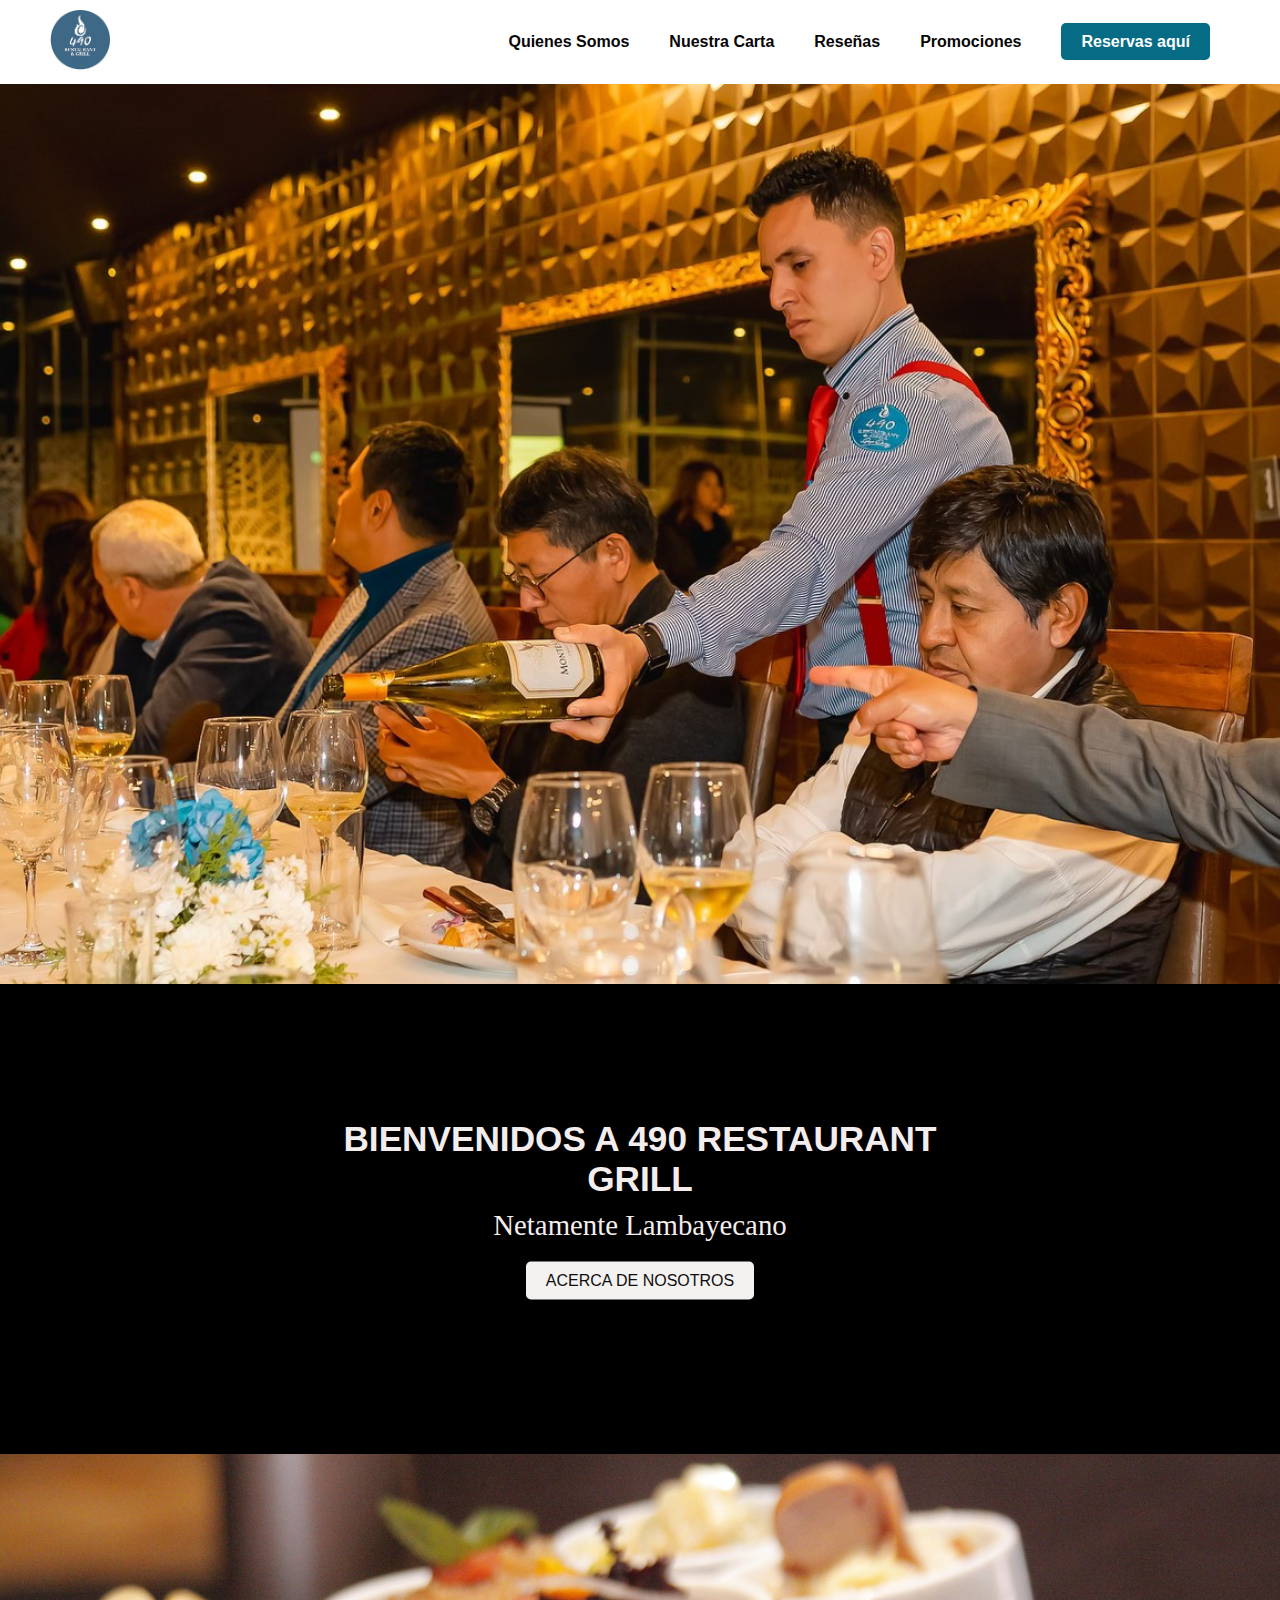
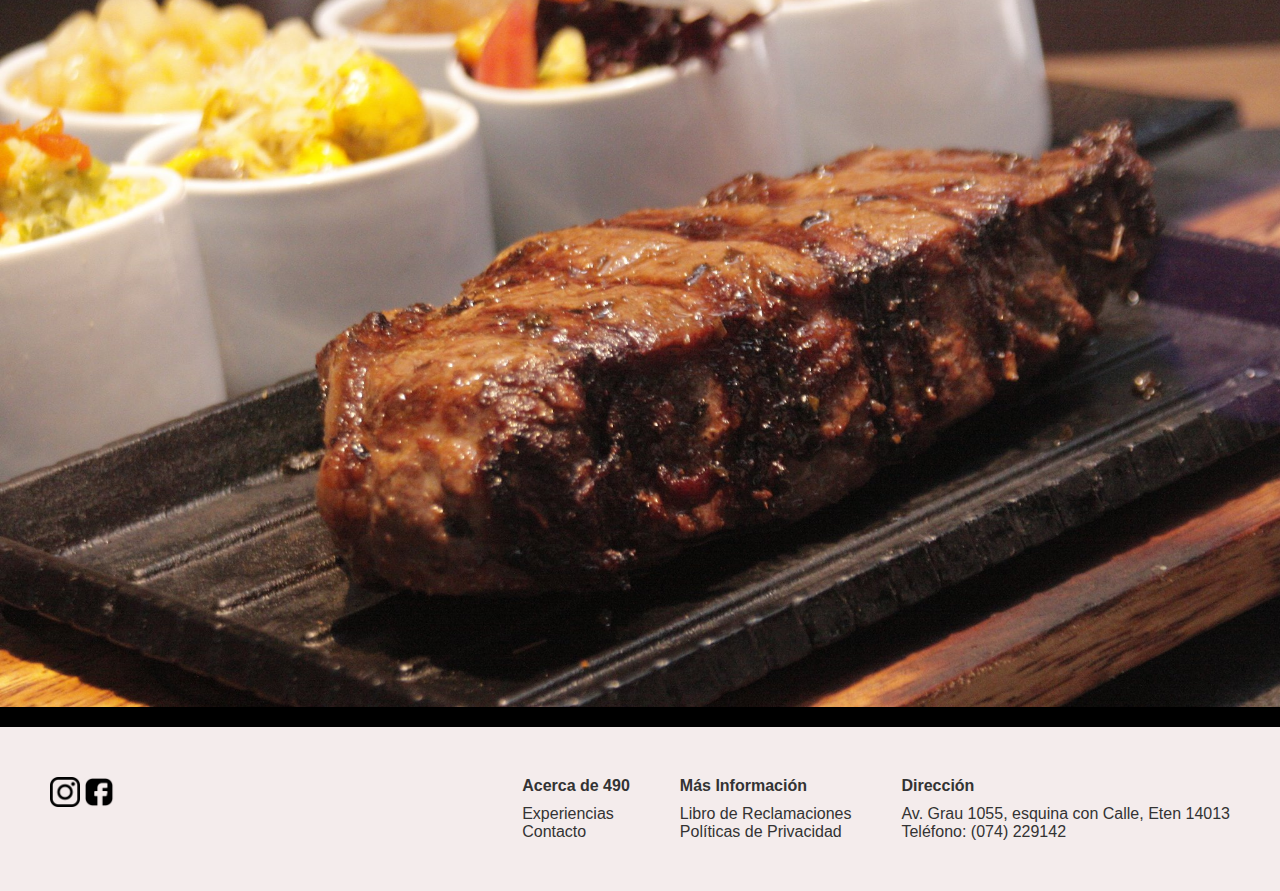
<file: index.html>
<!DOCTYPE html>
<html lang="en">
<head>
    <meta charset="UTF-8">
    <meta name="viewport" content="width=device-width, initial-scale=1.0">
    <title>490 Restaurant & Grill</title>
    <link rel="stylesheet" href="https://cdn.jsdelivr.net/npm/swiper/swiper-bundle.min.css" />
    <link rel="stylesheet" href="Style.css">

</head>
<body>
       <!-- Header con menú -->
       <header>
        <div class="logo">
            <img src="recursos 490/logo sin fondo.png" alt="490 Restaurant Grill Logo">
        </div>
        <nav>
            <ul>
                <li><a href="index2.html">Quienes Somos</a></li>
                <li><a href="#carta">Nuestra Carta</a></li>
                <li><a href="#resenas">Reseñas</a></li>
                <li><a href="#promociones">Promociones</a></li>
                <li><a href="#reservas" class="reservas-button">Reservas aquí</a></li>
            </ul>
        </nav>
    </header>

    <!-- Sección principal -->
    <section class="main-section">
        <div class="main-image" style="background-image: url('recursos\ 490/servicio de vino.jpg.jpg');"></div>
       
    </section>

    <!-- Sección de bienvenida -->
    <section class="secundary-section">
        <div class="fondo-oscuro" style="background-color: rgb(0, 0, 0);"></div>
        <div class="welcome-text">
            <h1>BIENVENIDOS A 490 RESTAURANT GRILL</h1>
            <p>Netamente Lambayecano</p>
            <button onclick="scrollToAbout()">ACERCA DE NOSOTROS</button>
        </div>
    </section>

    <!-- Sección de plato destacado -->
    <section class="plato-destacado">
        <img src="recursos 490/plato-destacado.jpg" alt="Plato destacado">
    </section>

 <!-- Footer -->
<footer>
    <div class="redes-sociales">
        <a href="https://www.instagram.com/490_restaurant_grill?igsh=MWNyaGg0bmJuazd2ZQ==">
            <img src="recursos 490/logo instagram sin fondo.png" alt="Instagram">
        </a>
        <a href="https://www.facebook.com/490parrillaspremium">
            <img src="recursos 490/logo facebook sin fondo.png" alt="Facebook">
        </a>
    </div>
    <div class="footer-links">
        <div>
            <h4>Acerca de 490</h4>
            <p><a href="#">Experiencias</a></p>
            <p><a href="#">Contacto</a></p>
        </div>
        <div>
            <h4>Más Información</h4>
            <p><a href="#">Libro de Reclamaciones</a></p>
            <p><a href="#">Políticas de Privacidad</a></p>
        </div>
        <div>
            <h4>Dirección</h4>
            <p>Av. Grau 1055, esquina con Calle, Eten 14013</p>
            <p>Teléfono: (074) 229142</p>
        </div>
    </div>
</footer>



    <script src = "https://cdn.jsdelivr.net/npm/swiper/swiper-bundle.min.js" ></script>
    
</body>
</html>
</file>
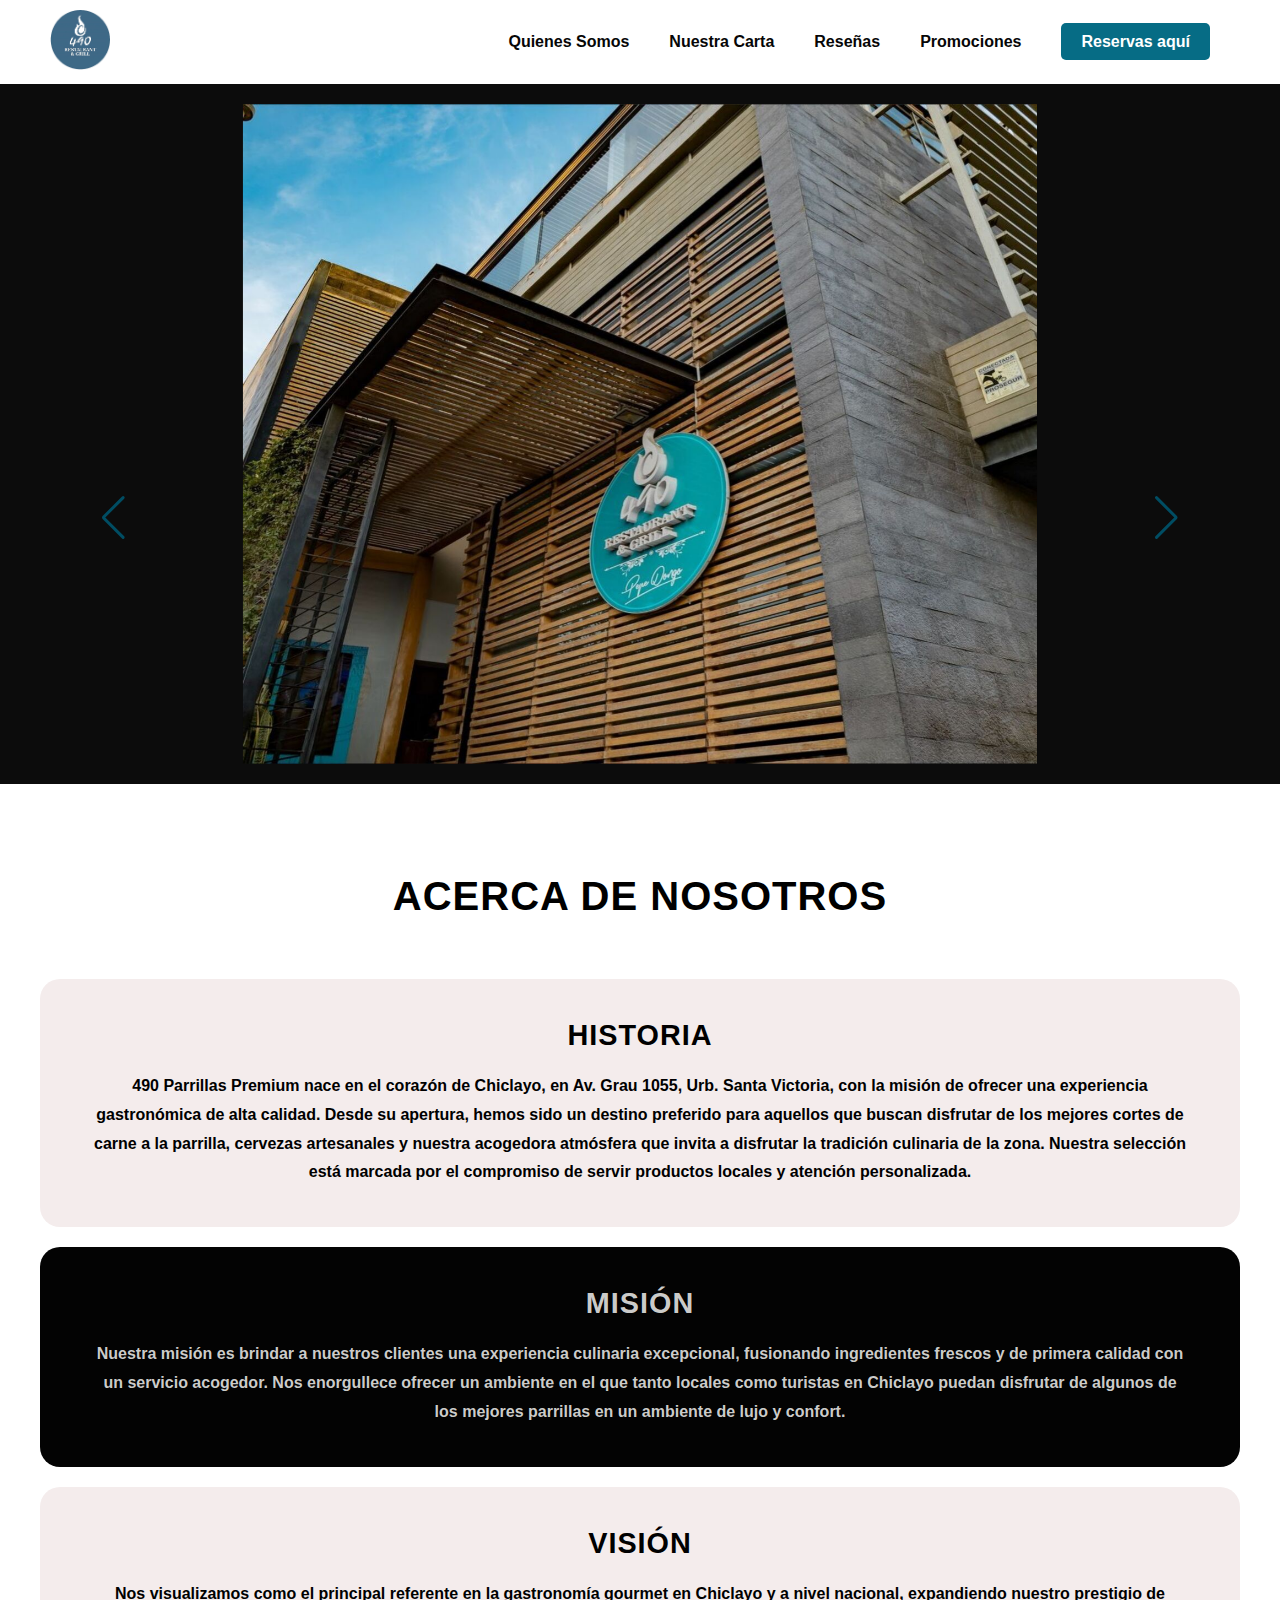
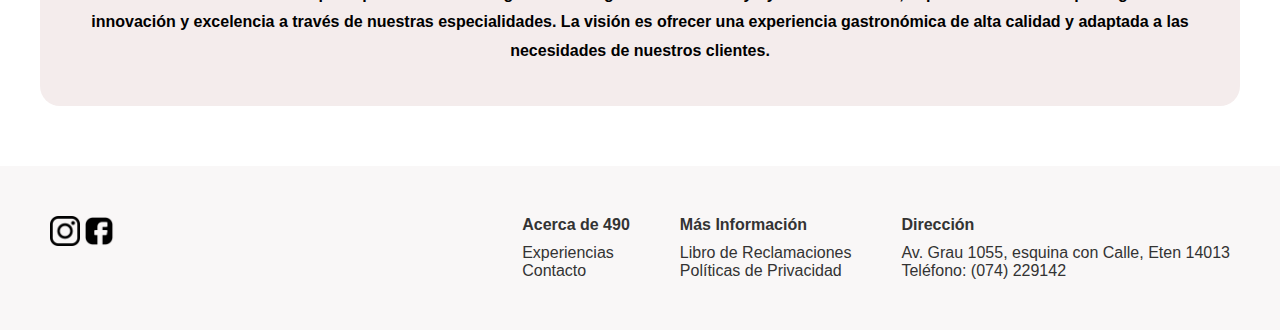
<file: about.html>
<!DOCTYPE html>
<html lang="es">
<head>
    <meta charset="UTF-8">
    <meta name="viewport" content="width=device-width, initial-scale=1.0">
    <title>490 Restaurant & Grill</title>
    <link rel="icon" type="jpg" href="recursos 490/logo con fondo.png">   <!-- muestra icono en la pestaña -->
    <link rel="stylesheet" href="https://cdn.jsdelivr.net/npm/swiper/swiper-bundle.min.css" />
    <link rel="stylesheet" href="style2.css" >
</head>
<body>

    <!-- Header con menú -->
    <header>
        <div class="logo">
            <a href="index.html"><img src="recursos 490/logo sin fondo.png" alt="490 Restaurant Grill Logo"></a>
        </div>

        <nav>
            <ul>
                <li><a href="about.html">Quienes Somos</a></li>
                <li><a href="menu.html">Nuestra Carta</a></li>
                <li><a href="reseñas.html">Reseñas</a></li>
                <li><a href="promociones.html">Promociones</a></li>
                <li><a href="https://bit.ly/3jVv9mU" target="_blank" class="reservas-button">Reservas aquí</a></li>
            </ul>
        </nav>
    </header>
    <section class="container-g">
        <div class="swiper-container">
            <div class="swiper-wrapper">
                <div class="swiper-slide"><img src="recursos 490/arquitectura.jpg" alt="arquitectura 490 "></div>
                <div class="swiper-slide"><img src="recursos 490/chefPerfil.jpg" alt="Chef 490"></div>
                <div class="swiper-slide"><img src="recursos 490/462106589_849515647170017_1704814601304744505_n.jpg" alt="Noticia Chef 490"></div>
            
                <!-- Agrega más imágenes como sea necesario -->
            </div>
            
            <!-- Botones de navegación -->
            <div class="swiper-button-next"></div>
            <div class="swiper-button-prev"></div>
            
        
        </div>
    
    <section class="about">
        <h2>ACERCA DE NOSOTROS</h2>
        <div class="content">
            <div class="section history">
                <h3>HISTORIA</h3>
                <p><strong>490 Parrillas Premium nace en el corazón de Chiclayo, en Av. Grau 1055, Urb. Santa Victoria, 
                    con la misión de ofrecer una experiencia gastronómica de alta calidad. Desde su apertura, 
                    hemos sido un destino preferido para aquellos que buscan disfrutar de los mejores cortes de carne 
                    a la parrilla, cervezas artesanales y nuestra acogedora atmósfera que invita a disfrutar la tradición 
                    culinaria de la zona. Nuestra selección está marcada por el compromiso de servir productos locales y 
                    atención personalizada.</strong></p>
            </div>

            <div class="section mission">
                <h3>MISIÓN</h3>
                <p><strong>Nuestra misión es brindar a nuestros clientes una experiencia culinaria excepcional, 
                    fusionando ingredientes frescos y de primera calidad con un servicio acogedor. 
                    Nos enorgullece ofrecer un ambiente en el que tanto locales como turistas en Chiclayo 
                    puedan disfrutar de algunos de los mejores parrillas en un ambiente de lujo y confort.</strong></p>
            </div>

            <div class="section vision">
                <h3>VISIÓN</h3>
                <p><strong>Nos visualizamos como el principal referente en la gastronomía gourmet en Chiclayo y a nivel nacional, 
                    expandiendo nuestro prestigio de innovación y excelencia a través de nuestras especialidades. La visión 
                    es ofrecer una experiencia gastronómica de alta calidad y adaptada a las necesidades de nuestros clientes.</strong></p>
            </div>
            
        </div>
    </section>

   
        <!-- Footer -->
        <footer>
            <div class="redes-sociales">
                <a href="https://www.instagram.com/490_restaurant_grill?igsh=MWNyaGg0bmJuazd2ZQ==" target="_blank">
                    <img src="recursos 490/logo instagram sin fondo.png" alt="Instagram">
                </a>
                <a href="https://www.facebook.com/490parrillaspremium" target="_blank">
                    <img src="recursos 490/logo facebook sin fondo.png" alt="Facebook">
                </a>
            </div>
            <div class="footer-links">
                <div>
                    <h4>Acerca de 490</h4>
                    <p><a href="reseñas.html">Experiencias</a></p>
                    <p><a href="https://bit.ly/3jVv9mU">Contacto</a></p>
                </div>
                <div>
                    <h4>Más Información</h4>
                    <p><a href="#">Libro de Reclamaciones</a></p>
                    <p><a href="#">Políticas de Privacidad</a></p>
                </div>
                <div>
                    <h4>Dirección</h4>
                    <p>Av. Grau 1055, esquina con Calle, Eten 14013</p>
                    <p>Teléfono: (074) 229142</p>
                </div>
            </div>
        </footer>

        
        <!-- Biblioteca Swiper -->
        <script src="https://cdn.jsdelivr.net/npm/swiper/swiper-bundle.min.js"></script>
        <!-- Archivo JavaScript externo para el carrusel -->
        <script src="scrip2.js"></script>
</body>
</html>
</file>
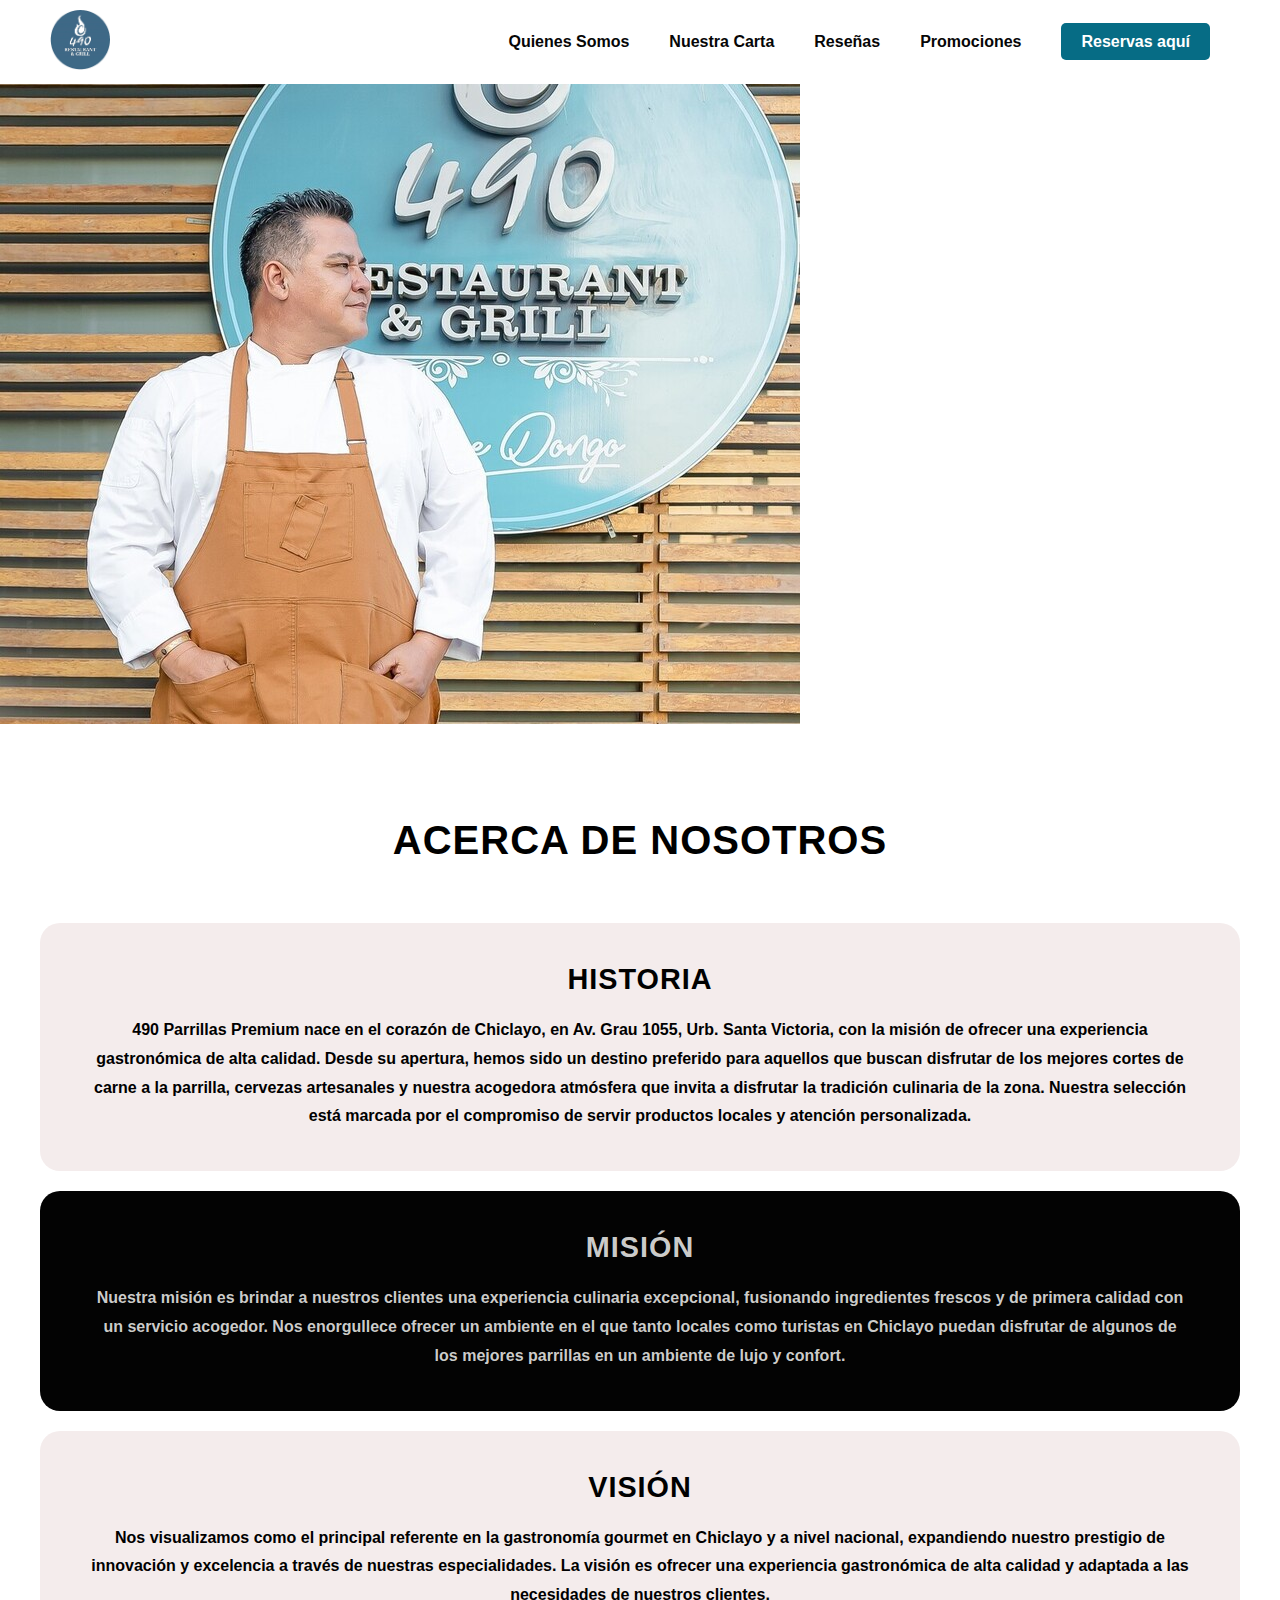
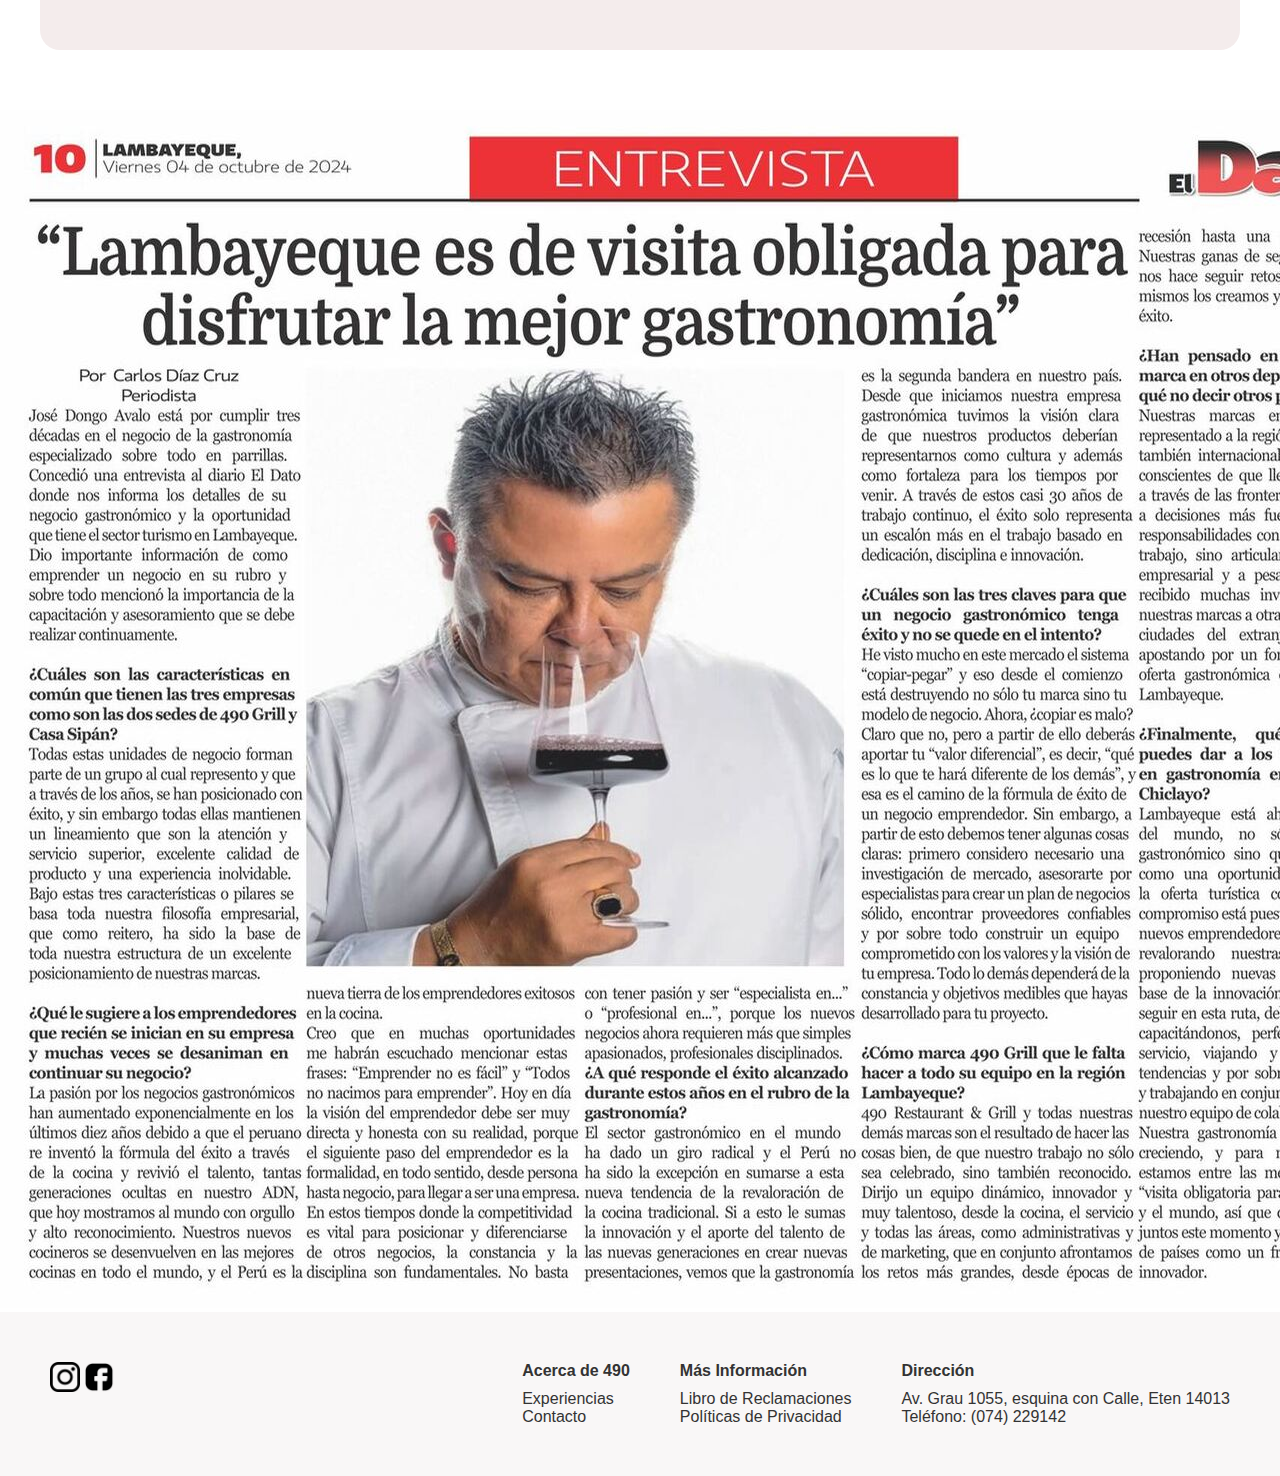
<file: index2.html>
<!DOCTYPE html>
<html lang="es">
<head>
    <meta charset="UTF-8">
    <meta name="viewport" content="width=device-width, initial-scale=1.0">
    <title>490 Restaurant & Grill</title>
    <link rel="stylesheet" href="https://cdn.jsdelivr.net/npm/swiper/swiper-bundle.min.css" />
    <link rel="stylesheet" href="style2.css">
</head>
<body>

    <!-- Header con menú -->
    <header>
        <div class="logo">
            <img src="recursos 490/logo sin fondo.png" alt="490 Restaurant Grill Logo">
        </div>
        <nav>
            <ul>
                <li><a href="#quienes-somos">Quienes Somos</a></li>
                <li><a href="#carta">Nuestra Carta</a></li>
                <li><a href="#resenas">Reseñas</a></li>
                <li><a href="#promociones">Promociones</a></li>
                <li><a href="#reservas" class="reservas-button">Reservas aquí</a></li>
            </ul>
        </nav>
    </header>
    <section class="imgChef">
        <img src="recursos 490/chefPerfil.jpg" alt="Chef 490 ">
    </section>
    <section class="about">
        <h2>ACERCA DE NOSOTROS</h2>
        <div class="content">
            <div class="section history">
                <h3>HISTORIA</h3>
                <p><strong>490 Parrillas Premium nace en el corazón de Chiclayo, en Av. Grau 1055, Urb. Santa Victoria, 
                    con la misión de ofrecer una experiencia gastronómica de alta calidad. Desde su apertura, 
                    hemos sido un destino preferido para aquellos que buscan disfrutar de los mejores cortes de carne 
                    a la parrilla, cervezas artesanales y nuestra acogedora atmósfera que invita a disfrutar la tradición 
                    culinaria de la zona. Nuestra selección está marcada por el compromiso de servir productos locales y 
                    atención personalizada.</strong></p>
            </div>

            <div class="section mission">
                <h3>MISIÓN</h3>
                <p><strong>Nuestra misión es brindar a nuestros clientes una experiencia culinaria excepcional, 
                    fusionando ingredientes frescos y de primera calidad con un servicio acogedor. 
                    Nos enorgullece ofrecer un ambiente en el que tanto locales como turistas en Chiclayo 
                    puedan disfrutar de algunos de los mejores parrillas en un ambiente de lujo y confort.</strong></p>
            </div>

            <div class="section vision">
                <h3>VISIÓN</h3>
                <p><strong>Nos visualizamos como el principal referente en la gastronomía gourmet en Chiclayo y a nivel nacional, 
                    expandiendo nuestro prestigio de innovación y excelencia a través de nuestras especialidades. La visión 
                    es ofrecer una experiencia gastronómica de alta calidad y adaptada a las necesidades de nuestros clientes.</strong></p>
            </div>
            
        </div>
    </section>
    <section class="imgNoticia"> 
        <img src="recursos 490/462106589_849515647170017_1704814601304744505_n.jpg" alt="Noticia Chef 490">
    </section>
   
        <!-- Footer -->
        <footer>
            <div class="redes-sociales">
                <a href="https://www.instagram.com/490_restaurant_grill?igsh=MWNyaGg0bmJuazd2ZQ==">
                    <img src="recursos 490/logo instagram sin fondo.png" alt="Instagram">
                </a>
                <a href="https://www.facebook.com/490parrillaspremium">
                    <img src="recursos 490/logo facebook sin fondo.png" alt="Facebook">
                </a>
            </div>
            <div class="footer-links">
                <div>
                    <h4>Acerca de 490</h4>
                    <p><a href="#">Experiencias</a></p>
                    <p><a href="#">Contacto</a></p>
                </div>
                <div>
                    <h4>Más Información</h4>
                    <p><a href="#">Libro de Reclamaciones</a></p>
                    <p><a href="#">Políticas de Privacidad</a></p>
                </div>
                <div>
                    <h4>Dirección</h4>
                    <p>Av. Grau 1055, esquina con Calle, Eten 14013</p>
                    <p>Teléfono: (074) 229142</p>
                </div>
            </div>
        </footer>
</body>
</html>
</file>
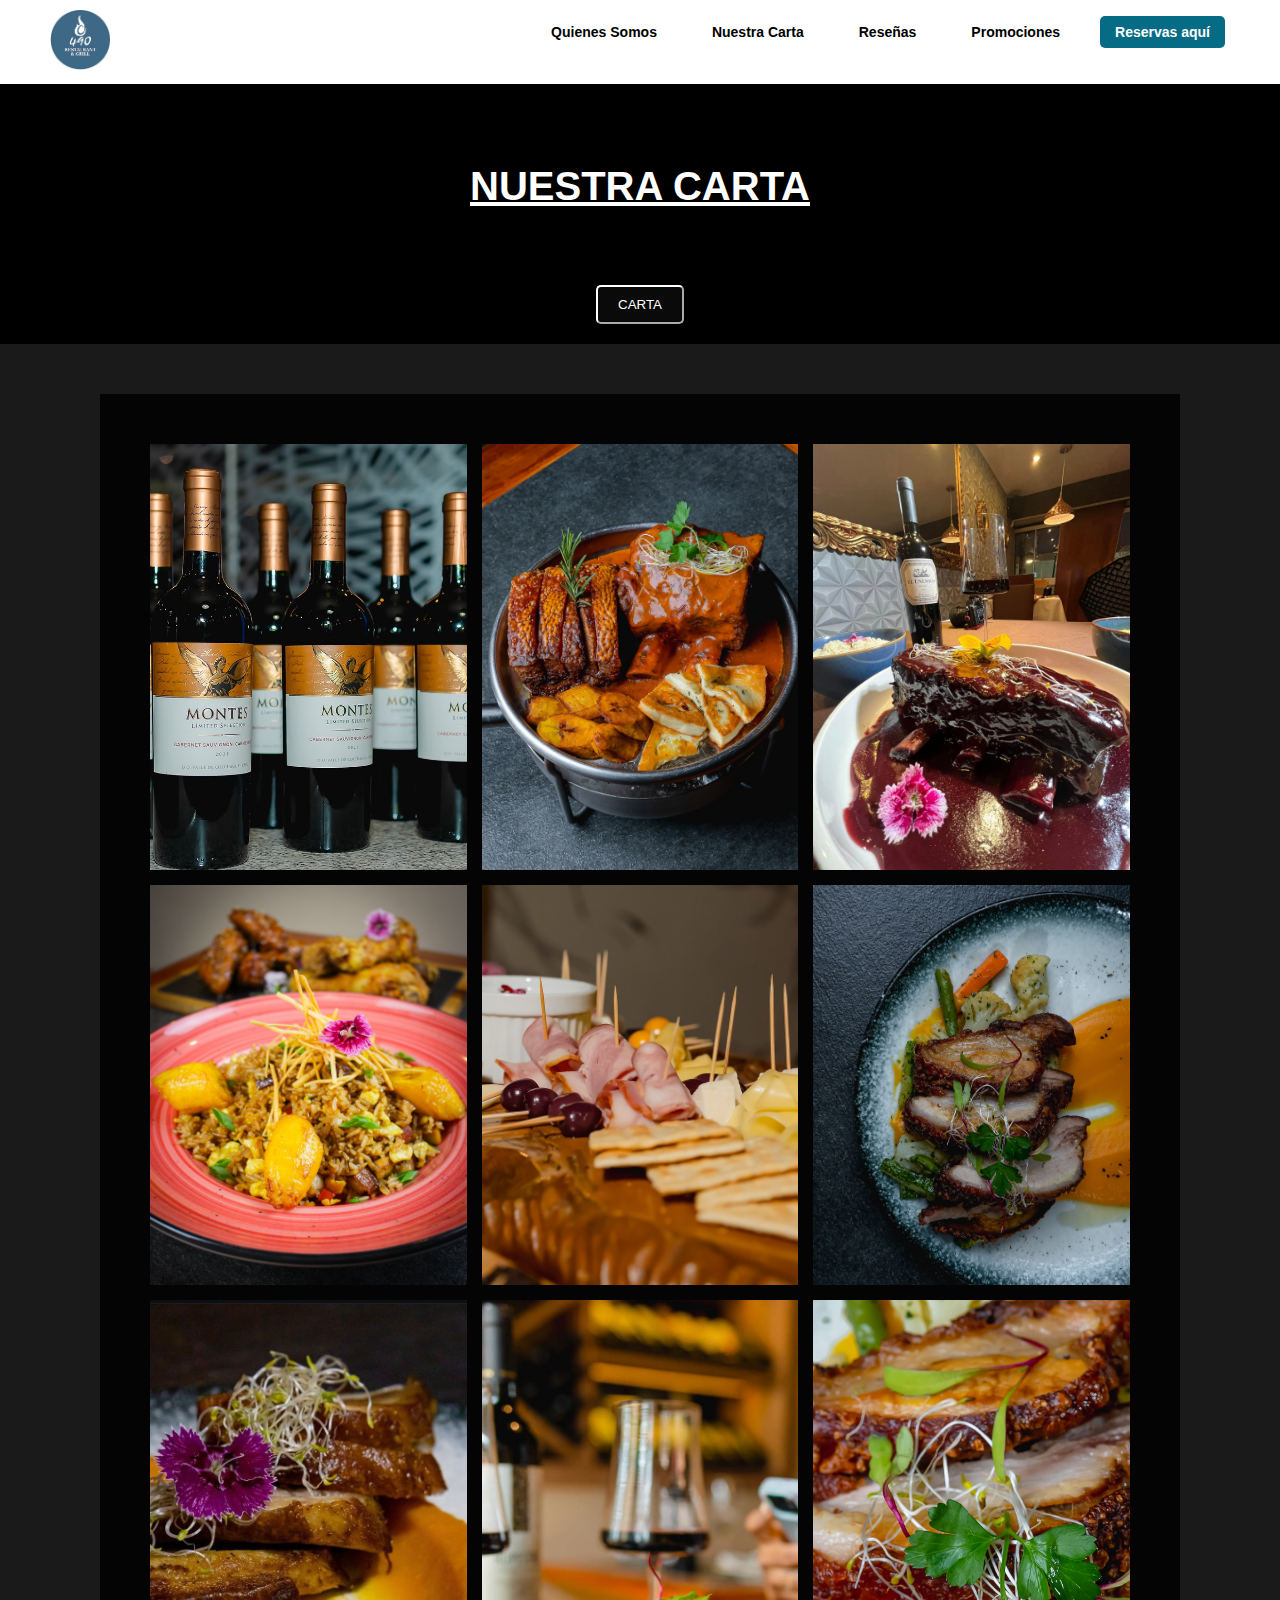
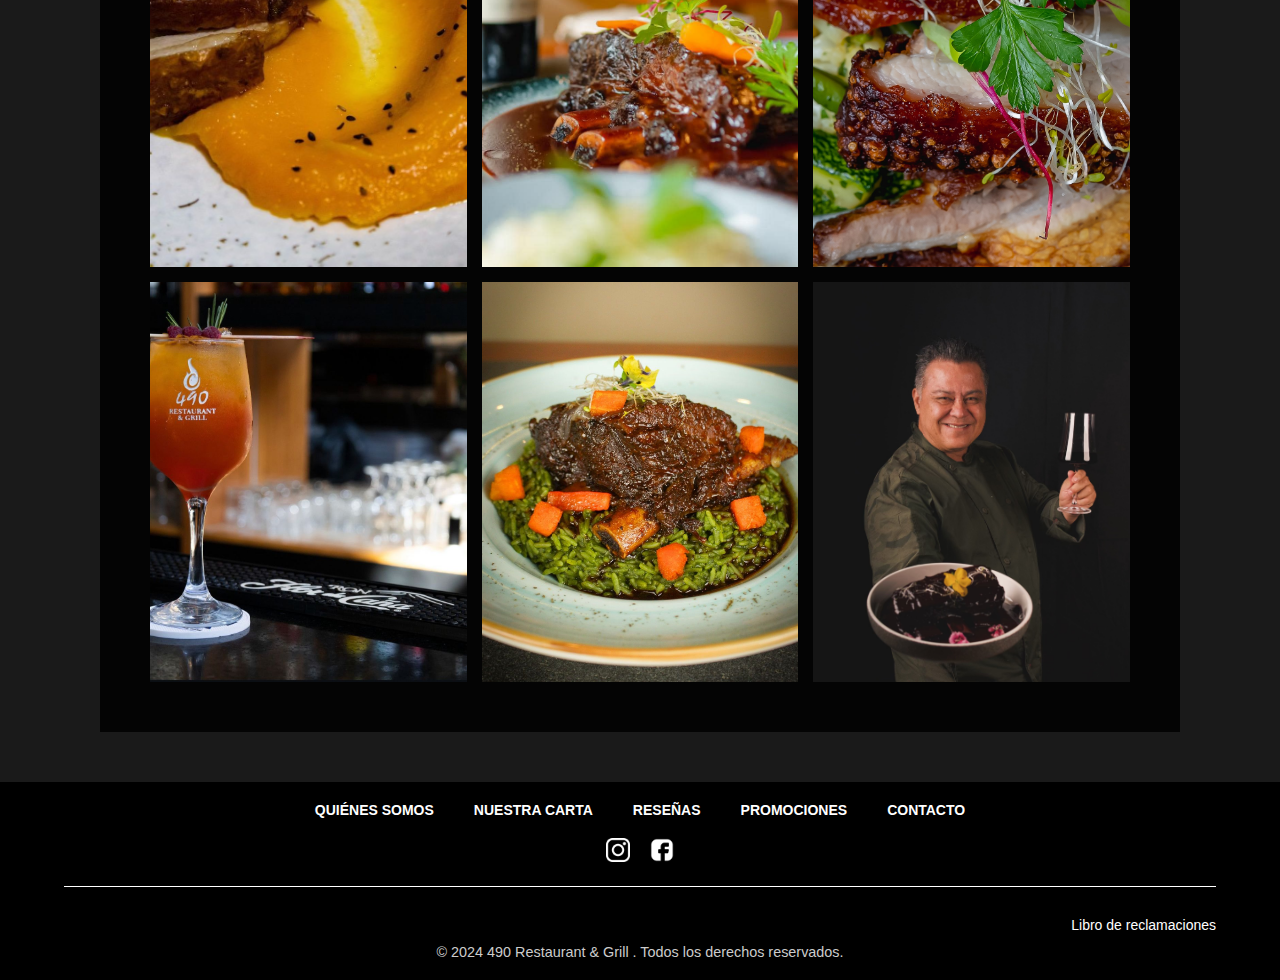
<file: menu.html>
<!DOCTYPE html>
<html lang="es">
<head>
    <meta charset="UTF-8">
    <meta name="viewport" content="width=device-width, initial-scale=1.0">
    <title>490 Restaurant & Grill</title>
    <link rel="icon" type="jpg" href="recursos 490/logo con fondo.png">   <!-- muestra icono en la pestaña -->
    <link rel="stylesheet" href="https://cdn.jsdelivr.net/npm/swiper/swiper-bundle.min.css" />
    <link rel="stylesheet" href="style3.css">
</head>
    <body>

    <!-- Header con menú -->
    <header>
        <div class="logo">
            <a href="index.html"><img src="recursos 490/logo sin fondo.png" alt="490 Restaurant Grill Logo"></a>
        </div>
        <nav>
            <ul>
                <li><a href="about.html">Quienes Somos</a></li>
                <li><a href="menu.html">Nuestra Carta</a></li>
                <li><a href="reseñas.html">Reseñas</a></li>
                <li><a href="promociones.html">Promociones</a></li>
                <li><a href="https://bit.ly/3jVv9mU" class="reservas-button">Reservas aquí</a></li>
            </ul>
        </nav>
    </header>

    <section class="header-section">
        <h1>NUESTRA CARTA</h1>
        <button class="menu-button">CARTA</button>
    </section>
    <section class="gallery">
        <div class="gallery-item"><img src="recursos 490/vino.jpg" alt="Botellas de vino"></div>
        <div class="gallery-item"><img src="recursos 490/plato1.jpg" alt="Plato de comida con carne"></div>
        <div class="gallery-item"><img src="recursos 490/plato2.jpg" alt="Postre con salsa y decoración"></div>
        <div class="gallery-item"><img src="recursos 490/plato8.jpg" alt="Arroz Chaufa"></div>
        <div class="gallery-item"><img src="recursos 490/entrada.jpg" alt="Tabla de quesos y embutidos"></div>
        <div class="gallery-item"><img src="recursos 490/plato3.jpg" alt="Plato de carne con vegetales"></div>
        <div class="gallery-item"><img src="recursos 490/plato4.jpg" alt="Plato de carne en salsa"></div>
        <div class="gallery-item"><img src="recursos 490/plato7.jpg" alt="Plato de carne con vegetales"></div>
        <div class="gallery-item"><img src="recursos 490/plato5.jpg" alt="Plato de carne con vegetales"></div>
        <div class="gallery-item"><img src="recursos 490/6.jpg" alt="Plato de carne con vegetales"></div>
        <div class="gallery-item"><img src="recursos 490/plato6.jpg" alt="Plato de carne con vegetales"></div>
        <div class="gallery-item"><img src="recursos 490/imagen3.jpg" alt="Plato de carne con vegetales"></div>
        
    </section>

    <!-- Footer -->
    <footer>
        <nav>
            <a href="about.html">QUIÉNES SOMOS</a>
            <a href="menu.html">NUESTRA CARTA</a>
            <a href="reseñas.html">RESEÑAS</a>
            <a href="promociones.html">PROMOCIONES</a>
            <a href="https://bit.ly/3jVv9mU">CONTACTO</a>
        </nav>
        <div class="redes-sociales">
            <a href="https://www.instagram.com/490_restaurant_grill?igsh=MWNyaGg0bmJuazd2ZQ==" target="_blank" rel="noopener noreferrer">
                <img src="recursos 490/logo instagram sin fondo.png" alt="Instagram">
            </a>
            <a href="https://www.facebook.com/490parrillaspremium" target="_blank" rel="noopener noreferrer">
                <img src="recursos 490/logo facebook sin fondo.png" alt="Facebook">
            </a>
        </div>
        <hr>
        <div class="footer-right">
            <a href="#libro-de-reclamaciones" class="reclamaciones">Libro de reclamaciones</a>
        </div>
        <p>&copy; 2024 490 Restaurant & Grill . Todos los derechos reservados.</p>
    </footer>

    </body>
</html>
</file>
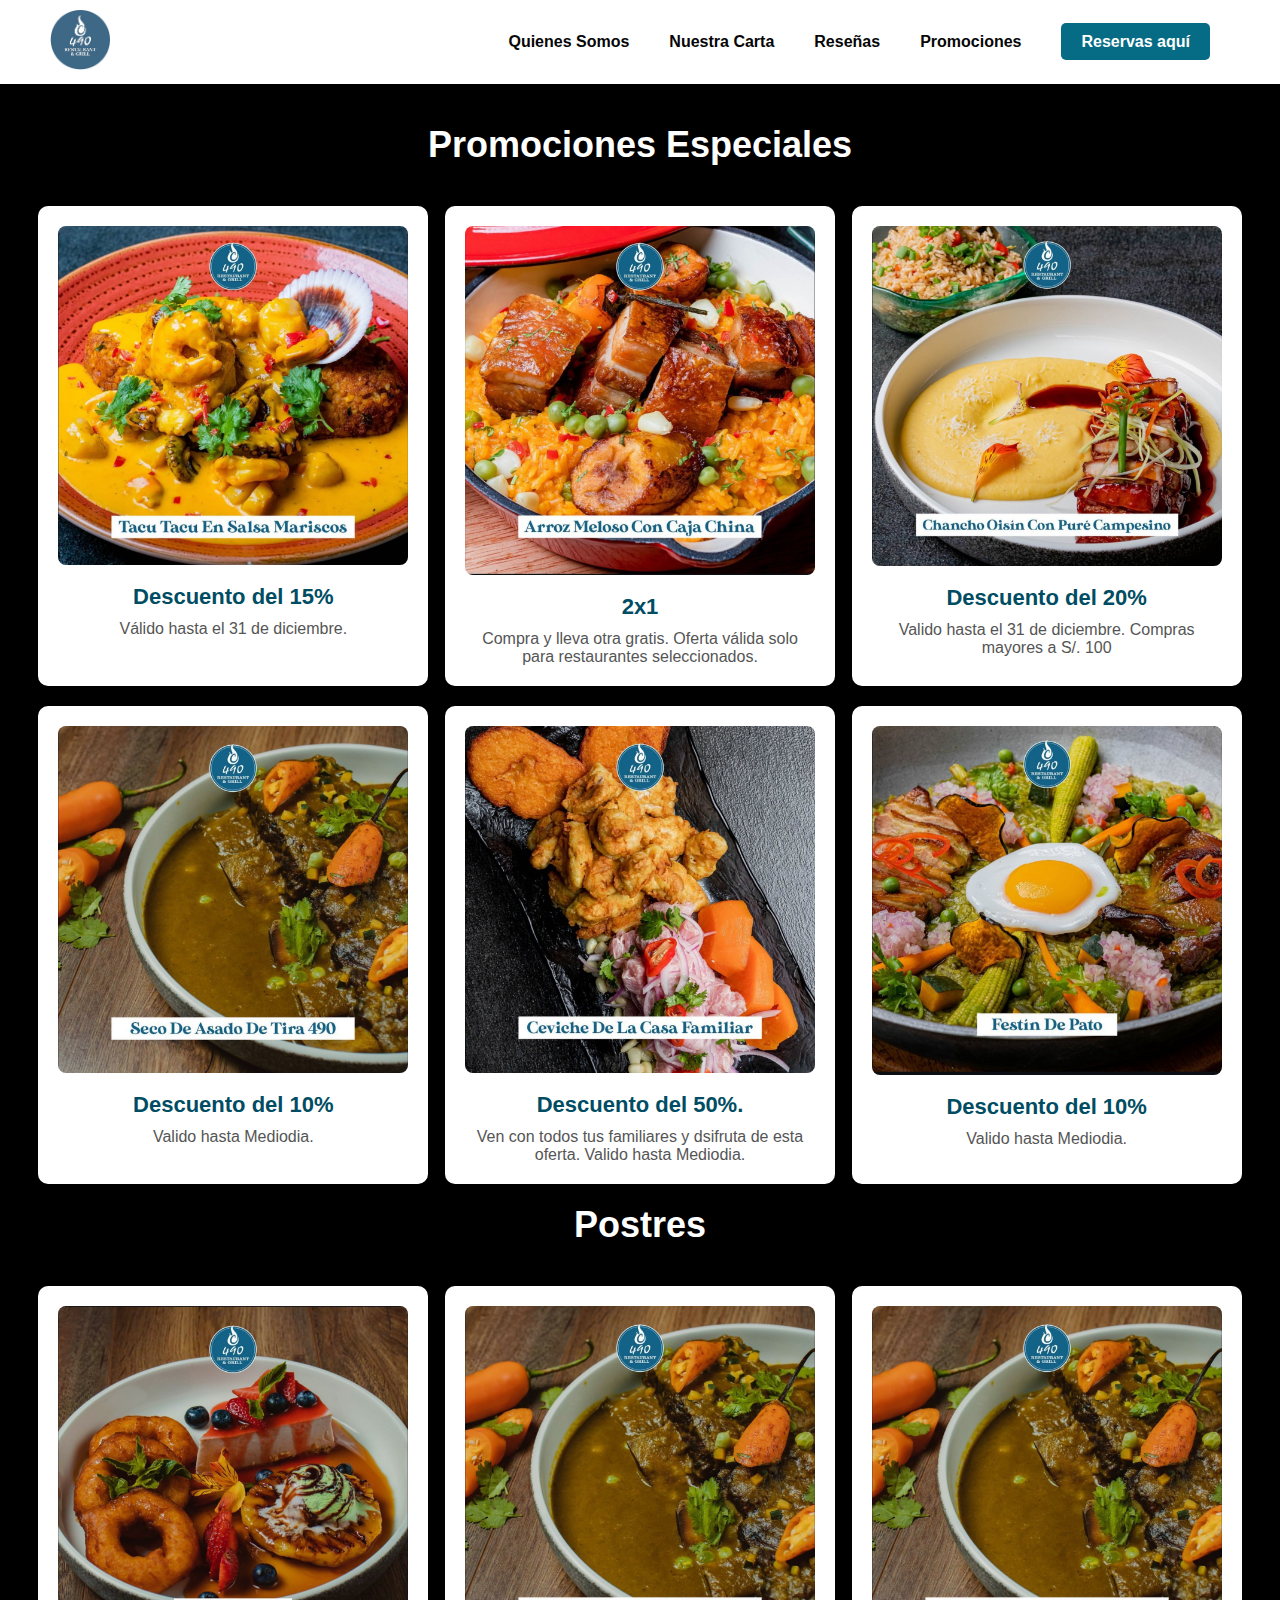
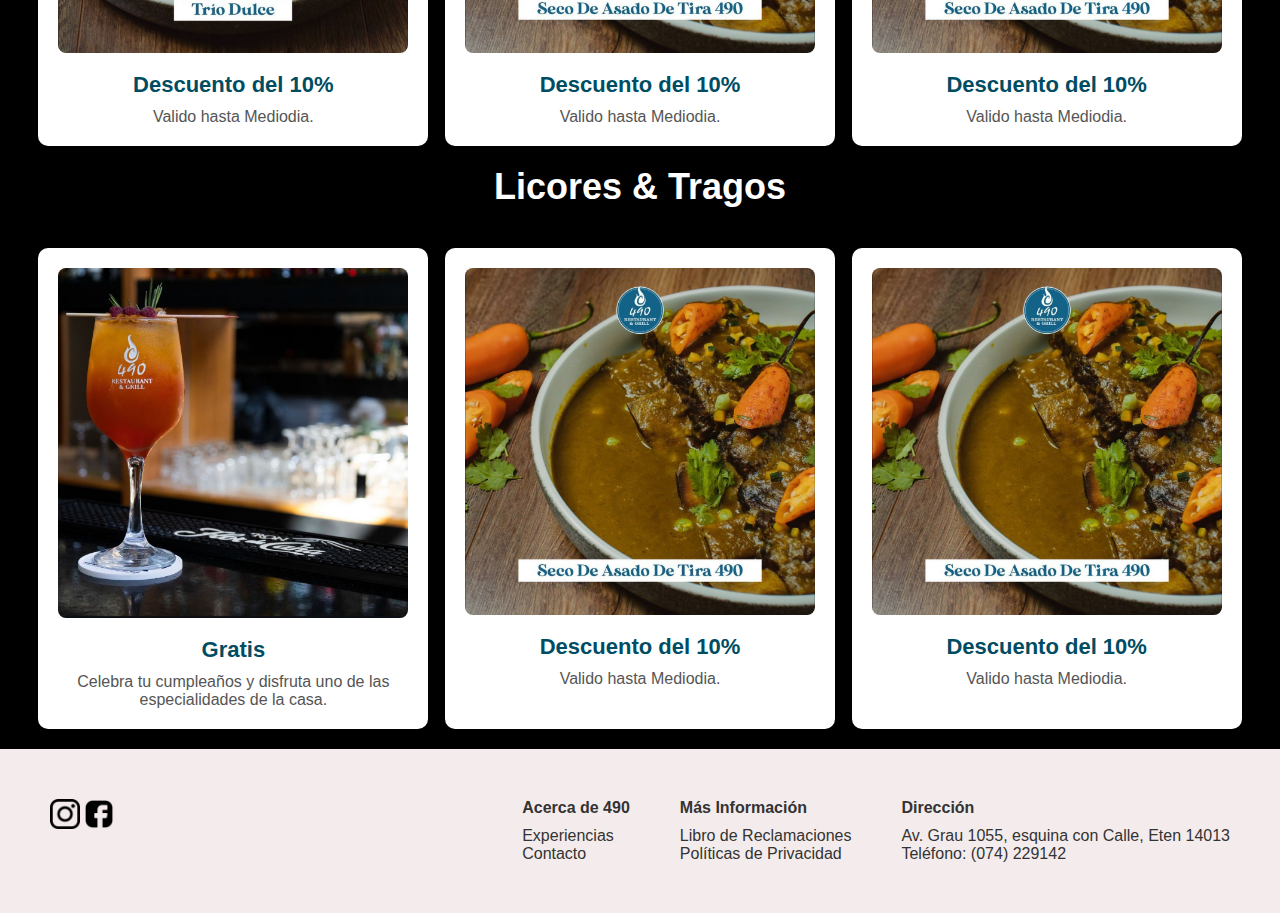
<file: promociones.html>
<!DOCTYPE html>
<html lang="en">
<head>
    <meta charset="UTF-8">
    <meta name="viewport" content="width=device-width, initial-scale=1.0">
    <title>490 Restaurant & Grill</title>
    <link rel="icon" type="jpg" href="recursos 490/logo con fondo.png">   <!-- muestra icono en la pestaña -->
    <link rel="stylesheet" href="https://cdn.jsdelivr.net/npm/swiper/swiper-bundle.min.css" />
    <link rel="stylesheet" href="promociones.css">

</head>
<body>
       <!-- Header con menú -->
       <header>
        <div class="logo">
            <a href="index.html"><img src="recursos 490/logo sin fondo.png" alt="490 Restaurant Grill Logo"></a>
        </div>
        <nav>
            <ul>
                <li><a href="about.html">Quienes Somos</a></li>
                <li><a href="menu.html">Nuestra Carta</a></li>
                <li><a href="reseñas.html">Reseñas</a></li>
                <li><a href="promociones.html">Promociones</a></li>
                <li><a href="https://bit.ly/3jVv9mU" class="reservas-button" target="_blank">Reservas aquí</a></li>
            </ul>
        </nav>
    </header>

    <div class="container">
        <div class="title">
            <h1>Promociones Especiales</h1>
        </div>
    
        <div class="promociones">
            <div class="promocion">
                <img src="recursos 490/Tacu Mariscos.jpg" alt="Tacu Tacu en salsa de Mariscos" class="promocion-imagen">
                <h2>Descuento del 15% </h2>
                <p>Válido hasta el 31 de diciembre.</p>
            </div>
    
            <div class="promocion">
                <img src="recursos 490/Arroz Caja China.jpg" alt="Arroz Meloso con Caja China" class="promocion-imagen">
                <h2>2x1  </h2>
                <p>Compra  y lleva otra gratis. Oferta válida solo para restaurantes seleccionados.</p>
            </div>
    
            <div class="promocion">
                <img src="recursos 490/Chancho Oisin.jpg" alt="Chancho Oisin con Pure Campesino" class="promocion-imagen">
                <h2>Descuento del 20%</h2>
                <p>Valido hasta el 31 de diciembre. Compras mayores a  S/. 100 </p>
            </div>
    
            <div class="promocion">
                <img src="recursos 490/Seco 490.jpg" alt="Seco de Asado de Tira 490" class="promocion-imagen">
                <h2>Descuento del 10% </h2>
                <p>Valido hasta Mediodia.</p>
            </div>

            <div class="promocion">
                <img src="recursos 490/Ceviche de la casa familiar.jpg" alt="Ceviche de la casa Familiar" class="promocion-imagen">
                <h2>Descuento del 50%.  </h2>
                <p>Ven con todos tus familiares y dsifruta de esta oferta. Valido hasta Mediodia.</p>
            </div>

            <div class="promocion">
                <img src="recursos 490/Festin de Pato.jpg" alt="Festin de Pato" class="promocion-imagen">
                <h2>Descuento del 10% </h2>
                <p>Valido hasta Mediodia.</p>
            </div>

        </div> 
        <div class="title">
            <h1> Postres </h1>
        </div> 
        <div class="promociones">

            <div class="promocion">
                <img src="recursos 490/Trio Dulce.jpg" alt="Seco de Asado de Tira 490" class="promocion-imagen">
                <h2>Descuento del 10% </h2>
                <p>Valido hasta Mediodia.</p>
            </div>

            <div class="promocion">
                <img src="recursos 490/Seco 490.jpg" alt="Seco de Asado de Tira 490" class="promocion-imagen">
                <h2>Descuento del 10% </h2>
                <p>Valido hasta Mediodia.</p>
            </div>

            <div class="promocion">
                <img src="recursos 490/Seco 490.jpg" alt="Seco de Asado de Tira 490" class="promocion-imagen">
                <h2>Descuento del 10% </h2>
                <p>Valido hasta Mediodia.</p>

            </div>
        </div>

        <div class="title">
            <h1> Licores & Tragos </h1>
        </div> 
        <div class="promociones">

            <div class="promocion">
                <img src="recursos 490/6.jpg" alt="Seco de Asado de Tira 490" class="promocion-imagen">
                <h2>Gratis  </h2>
                <p>Celebra tu cumpleaños y disfruta uno de las especialidades de la casa.</p>
            </div>

            <div class="promocion">
                <img src="recursos 490/Seco 490.jpg" alt="Seco de Asado de Tira 490" class="promocion-imagen">
                <h2>Descuento del 10% </h2>
                <p>Valido hasta Mediodia.</p>
            </div>

            <div class="promocion">
                <img src="recursos 490/Seco 490.jpg" alt="Seco de Asado de Tira 490" class="promocion-imagen">
                <h2>Descuento del 10% </h2>
                <p>Valido hasta Mediodia.</p>
                
            </div>
        </div>
    </div>
    

<!-- Footer -->
    <footer>
    <div class="redes-sociales">
        <a href="https://www.instagram.com/490_restaurant_grill?igsh=MWNyaGg0bmJuazd2ZQ==" target="_blank">
            <img src="recursos 490/logo instagram sin fondo.png" alt="Instagram">
        </a>
        <a href="https://www.facebook.com/490parrillaspremium" target="_blank">
            <img src="recursos 490/logo facebook sin fondo.png" alt="Facebook">
        </a>
    </div>
    <div class="footer-links">
        <div>
            <h4>Acerca de 490</h4>
            <p><a href="reseñas.html">Experiencias</a></p>
            <p><a href="https://bit.ly/3jVv9mU" target="_blank">Contacto</a></p>
        </div>
        <div>
            <h4>Más Información</h4>
            <p><a href="#">Libro de Reclamaciones</a></p>
            <p><a href="#">Políticas de Privacidad</a></p>
        </div>
        <div>
            <h4>Dirección</h4>
            <p>Av. Grau 1055, esquina con Calle, Eten 14013</p>
            <p>Teléfono: (074) 229142</p>
        </div>
    </div>
    </footer>
    <script src = "scrip.js" ></script>
    <script src = "https://cdn.jsdelivr.net/npm/swiper/swiper-bundle.min.js" ></script>    
</body>
</html>
</file>
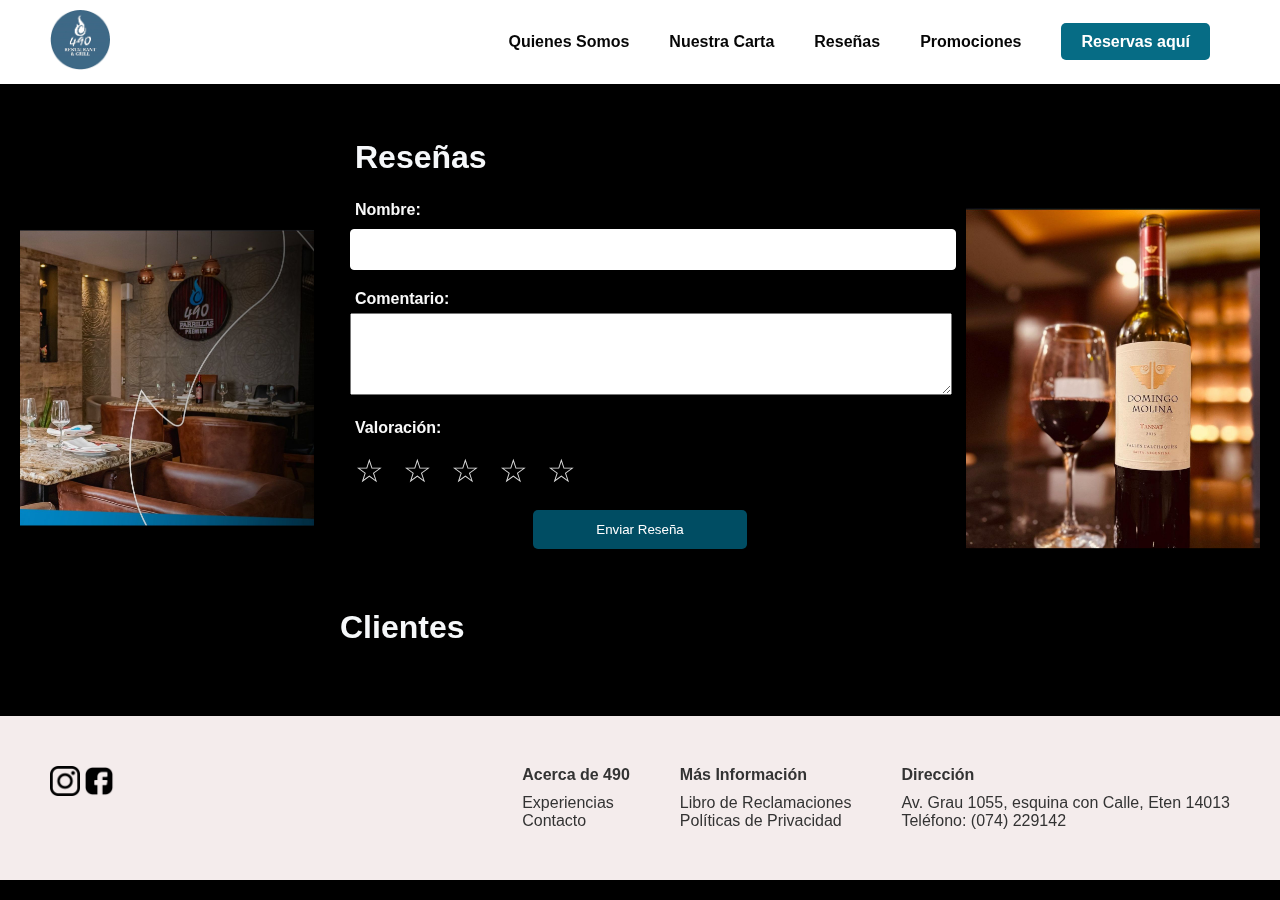
<file: reseñas.html>
<!DOCTYPE html>
<html lang="en">
<head>
    <meta charset="UTF-8">
    <meta name="viewport" content="width=device-width, initial-scale=1.0">
    <title>490 Restaurant & Grill</title>
    <link rel="icon" type="jpg" href="recursos 490/logo con fondo.png">   <!-- muestra icono en la pestaña -->
    <link rel="stylesheet" href="https://cdn.jsdelivr.net/npm/swiper/swiper-bundle.min.css" />
    <link rel="stylesheet" href="reseñas.css">

</head>
<body>
       <!-- Header con menú -->
       <header>
        <div class="logo">
            <a href="index.html"><img src="recursos 490/logo sin fondo.png" alt="490 Restaurant Grill Logo"></a>
        </div>
        <nav>
            <ul>
                <li><a href="about.html">Quienes Somos</a></li>
                <li><a href="menu.html">Nuestra Carta</a></li>
                <li><a href="reseñas.html">Reseñas</a></li>
                <li><a href="promociones.html">Promociones</a></li>
                <li><a href="https://bit.ly/3jVv9mU" class="reservas-button" target="_blank">Reservas aquí</a></li>
            </ul>
        </nav>
    </header>

    <!-- Sección principal -->

<div class="container">
    
       
    

    <form id="reseñas-form">
        <h1>Reseñas</h1>

        <label for="nombre">Nombre:</label>
        <input type="text" id="nombre" name="nombre" required>

        <label for="comentario">Comentario:</label>
        <textarea id="comentario" name="comentario" rows="4" required></textarea>

        <label for="valoracion">Valoración:</label>
        <div id="estrellas" class="estrellas">
            <span class="estrella" data-value="1">☆</span>
            <span class="estrella" data-value="2">☆</span>
            <span class="estrella" data-value="3">☆</span>
            <span class="estrella" data-value="4">☆</span>
            <span class="estrella" data-value="5">☆</span>
        </div>

         <!-- Imágenes fuera del contenedor -->
    <img src="recursos 490/reseñas.jpg" class="left-image" alt="Imagen izquierda">
    <img src="recursos 490/7.jpg" class="right-image" alt="Imagen derecha">
        

    <div class="buttonEnviar">
        <button type="submit">Enviar Reseña</button>
    </div>
    </form>
    
    <div id="reseñas-lista">
        <p class="lista"> Clientes </p>
    </div>
    
    
</div>

    
<!-- Footer -->
<footer>
    <div class="redes-sociales">
        <a href="https://www.instagram.com/490_restaurant_grill?igsh=MWNyaGg0bmJuazd2ZQ==" target="_blank">
            <img src="recursos 490/logo instagram sin fondo.png" alt="Instagram">
        </a>
        <a href="https://www.facebook.com/490parrillaspremium" target="_blank">
            <img src="recursos 490/logo facebook sin fondo.png" alt="Facebook">
        </a>
    </div>
    <div class="footer-links">
        <div>
            <h4>Acerca de 490</h4>
            <p><a href="reseñas.html">Experiencias</a></p>
            <p><a href="https://bit.ly/3jVv9mU" target="_blank">Contacto</a></p>
        </div>
        <div>
            <h4>Más Información</h4>
            <p><a href="#">Libro de Reclamaciones</a></p>
            <p><a href="#">Políticas de Privacidad</a></p>
        </div>
        <div>
            <h4>Dirección</h4>
            <p>Av. Grau 1055, esquina con Calle, Eten 14013</p>
            <p>Teléfono: (074) 229142</p>
        </div>
    </div>
</footer>

    <script src = "reseñas.js" ></script>
    <script src = "https://cdn.jsdelivr.net/npm/swiper/swiper-bundle.min.js" ></script>
    
</body>
</html>
</file>
<file: Style.css>
body{
	background-color: rgb(0, 0, 0);
	font-family: sans-serif;
	text-align: justify;
}

/* Reset */
* {
    margin: 0;
    padding: 0;
    box-sizing: content-box;
}

body {
    font-family: Arial, sans-serif;
    color: #000000;
}

/* Header */
header {
    display: flex;
    justify-content: space-between;
    align-items: center;
    padding: 10px 50px;
    background-color: #ffffff;
    box-shadow: 0 4px 8px rgba(0, 0, 0, 0);
}

.logo img {
    width: 60px;
}

nav ul {
    display: flex;
    list-style: none;
}

nav ul li {
    margin: 0 20px;
}

nav ul li a {
    text-decoration: none;
    color: #060606;
    font-weight: bold;
}
nav ul li a:hover {
    text-decoration: underline;
}



.reservas-button {
    background-color: #066c85;
    color: white;
    padding: 10px 20px;
    border-radius: 5px;
    text-decoration: none;
}

.reservas-button:hover {
    background-color: #004d63; 
    color: #f0f0f0; 
}


/* Main Section */
.main-section {
    position: relative;
    text-align: center;
    color: white;
}

.main-image {
    width: 100%;
    height: 100vh;
    background-size: cover;
    background-position: center;
}

.secundary-section{
    position: relative;
    text-align: center;
    color: #f4eded;

}

.fondo-oscuro{
    position: static;
    width: 100%;
    height: 50vh;
    background-color: #000;
    background-position: center;
    background-size: cover;
}

.welcome-text {
    position: absolute;
    top: 50%;
    left: 50%;
    transform: translate(-50%, -50%);
    text-align: center;
}

.welcome-text h1 {
    font-size: 2.2rem;
    margin-bottom: 10px;
}

.welcome-text p {
    font-size: 1.8rem;
    margin-bottom: 20px;
    font-family: 'Times New Roman', Times, serif;
}

.welcome-text button {
    padding: 10px 20px;
    font-size: 1rem;
    color: rgb(15, 14, 14);
    background-color: #f4f1f1;
    border: none;
    border-radius: 5px;
    cursor: pointer;
}

/* Plato destacado Section */
.plato-destacado {
    display: flex;
    justify-content: center;
    margin: 20px 0;
}

.plato-destacado img {
    max-width: 100%;
    height: auto;
}

/* Pie de página */



/* Estilos generales para el footer */
footer {
    background-color: #f4ecec; /* Fondo del footer */
    padding: 50px 50px;
    display: flex;
    justify-content: space-between;
    align-items: start;
    color: #333;
}

.footer-links {
    display: flex;
    gap: 50px;
}

.footer-links div {
    display: flex;
    flex-direction: column;
}

.footer-links h4 {
    margin-bottom: 10px;
    font-weight: bold;
    color: #333; 
    transition: color 0.3s ease, text-decoration 0.3s ease;
}


.footer-links h4:hover {
    color: #004d63; 
    text-decoration: underline; 
}

.footer-links p a {
    color: #333; 
    text-decoration: none;
    margin-bottom: 5px;
    transition: color 0.3s ease, text-decoration 0.3s ease;
}


.footer-links p a:hover {
    color: #004d63; 
    text-decoration: underline; 
}

.redes-sociales a {
    text-decoration: none; 
}

.redes-sociales img {
    width: 30px;
    transition: filter 0.3s ease; 
}

.redes-sociales img:hover {
    filter: invert(47%) sepia(20%) saturate(2829%) hue-rotate(153deg) brightness(94%) contrast(88%);
}
</file>
<file: style2.css>
/* Reset */
* {
    margin: 0;
    padding: 0;
    box-sizing: border-box;
}


body {
    font-family: Arial, sans-serif;
    color: #000000;
}

/* Header */
header {
    display: flex;
    justify-content: space-between;
    align-items: center;
    padding: 10px 50px;
    background-color: #ffffff;
    box-shadow: 0 4px 8px rgba(0, 0, 0, 0);
}

.logo img {
    width: 60px;
}

nav ul {
    display: flex;
    list-style: none;
}

nav ul li {
    margin: 0 20px;
}

nav ul li a {
    text-decoration: none;
    color: #060606;
    font-weight: bold;
}

nav ul li a:hover {
    text-decoration: underline;
}

.reservas-button {
    background-color: #066c85;
    color: white;
    padding: 10px 20px;
    border-radius: 5px;
    text-decoration: none;
}

.reservas-button:hover {
    background-color: #004d63; 
    color: #f0f0f0;
}


.about {
    text-align: center;
    padding: 40px 20px;
}

.about h2 {
    font-size: 2.5em;
    text-align: center;
    margin-bottom: 60px;
    margin-top: 50px;
    color: #000000;
    text-transform: uppercase;
    letter-spacing: 1px;
}

.content {
    max-width: auto;
    margin: 0  auto;
}

.section {
    padding: 40px 50px;
    border-radius: 20px;
    margin-bottom: 20px;  
    margin-left: 20px;
    margin-right: 20px;
}

.history {
    background-color: #f4ecec;
}
.history:hover{
    transform: translateY(-10px);
    box-shadow: 0 8px 16px rgba(0, 0, 0, 2);
}

.mission {
    background-color: #030303;
    color: #d2d2d0f7;
}

.mission:hover{ 
    transform: translateY(-10px);
    box-shadow: 0 8px 16px rgba(0, 0, 0, 2);
}

.vision {
    background-color: #f4ecec;
}

.vision:hover{
    transform: translateY(-10px);
    box-shadow: 0 8px 16px rgba(0, 0, 0, 2);
}

.section h3 {
    font-size: 1.8em;
    margin-bottom: 20px;
    text-transform: uppercase;
    letter-spacing: 1px;
}

.section p {
    font-size: 1em;
    line-height: 1.8;
    text-align: center;
}


/* Fondo del contenedor y estilo general */
.swiper-container {
    background-color: #0c0c0c; 
    display: flex;
    justify-content: center;
    align-items: center;
    height: 100vh;
    margin: 0;
}


/* Imágenes */
.swiper-slide{
    flex: 0 0 100%;
    object-fit: contain;
    transition: transform 0.5s ease;
    width: 100%;
    height: 100%;
    object-fit: contain;
}





/* Footer */
footer {
    background-color: #f9f7f7;
    padding: 50px 50px;
    display: flex;
    justify-content: space-between;
    align-items: start;
    color: #333;
}

.footer-links {
    display: flex;
    gap: 50px;
}

.footer-links div {
    display: flex;
    flex-direction: column;
}

.footer-links h4 {
    margin-bottom: 10px;
    font-weight: bold;
    color: #333;
    transition: color 0.3s ease, text-decoration 0.3s ease;
}


.footer-links h4:hover {
    color: #004d63;
    text-decoration: underline;
}

.footer-links p a {
    color: #333;
    text-decoration: none;
    margin-bottom: 5px;
    transition: color 0.3s ease, text-decoration 0.3s ease;
}

.footer-links p a:hover {
    color: #004d63;
    text-decoration: underline;
}

.redes-sociales a {
    text-decoration: none;
}

.redes-sociales img {
    width: 30px;
    transition: filter 0.3s ease;
}

.redes-sociales img:hover {
    filter: invert(47%) sepia(20%) saturate(2829%) hue-rotate(153deg) brightness(94%) contrast(88%);
}

/* Ajustes del carrusel Swiper */
.swiper-container {
    width: 100%;
    height: 700px;
    padding: 20px;
    margin: auto;
    overflow: hidden;
}

.swiper-slide img {
    width: 100%;
    height: 100%;
    object-fit: contain;
}

/* Estilo para las flechas de navegación */
.swiper-button-next,
.swiper-button-prev {
    position: absolute;
    top: 60%;
    transform: translateY(-50%); /* Esto centra las flechas verticalmente */
    z-index: 10; /* Asegura que las flechas estén por encima de las imágenes */
}

.swiper-button-next {
    right: 100px; /* Espacio a la derecha */
    color: #004d63;
}

.swiper-button-prev {
    left: 100px; /* Espacio a la izquierda */
    color: #004d63;
}
</file>
<file: style3.css>
/* Reset */
* {
    margin: 0;
    padding: 0;
    box-sizing: border-box;
}

body {
    font-family: Arial, sans-serif;
    margin: 0;
    padding: 0;
    background-color: #1a1a1a;
    color: #fff;
    text-align: center;
}

/* Header */
header {
    display: flex;
    justify-content: space-between;
    align-items: center;
    padding: 10px 50px;
    background-color: #ffffff;
    box-shadow: 0 4px 8px rgba(0, 0, 0, 0);
}

.logo img {
    width: 60px;
}

nav ul { 
    list-style: none;
    display: flex;
    gap: 15px;
    padding: 0;
    margin: 0;
}


nav ul li {
    margin: 0 5px;
}

nav ul li a {
    text-decoration: none;
    color: #000000;
    padding: 8px 15px;
    transition: background 0.3s ease;
}

nav ul li a:hover {
    text-decoration: underline;
    background-color: #5c5b5b;
    border-radius: 8px;
    color: #f0f0f0;    
}

.reservas-button {
    background-color: #066c85;
    color: white;
    padding: 8px 15px;
    border-radius: 5px;
    text-decoration: none;
}

.reservas-button:hover {
    background-color: #004d63; 
    color: #f0f0f0;
} 


.header-section {
    padding: 20px;
    background-color: #000;
}

h1 {
    margin: 30px;
    font-size: 2.5rem;
    padding: 30px;
    text-decoration: underline white;
}

.menu-button {
    margin-top: 16px;
    padding: 10px 20px;
    background-color: #0a0a0a;
    color: #fff;
    border-color: white;
    cursor: pointer;
    border-radius: 5px;
}

.menu-button:hover {
    background-color: #0e0e0e;
    
}

/* Gallery */
.gallery {
    display: grid;
    gap: 15px;
    grid-template-columns: repeat(auto-fill, minmax(250px, 1fr));
    padding: 50px;
    margin: 50px;
    margin-left: 100px;
    margin-right: 100px;
    background-color: #010101d9;
}

.gallery-item img {
    width: 100%;
    height: 100%;
    object-fit: cover;
    transition: transform 0.3s ease, box-shadow 0.3s ease;
}

.gallery-item img:hover {
    transform: scale(1.05);
    box-shadow: 0 8px 16px rgba(0, 0, 0, 0.3);
}
/* Footer */
footer {
    text-align: center;
    padding: 20px 0;
    background-color: #000;
    color: #fff;
}

nav {
    display: flex;
    justify-content: center;
    gap: 40px;
    margin-bottom: 20px;
}

nav a {
    color: #fff;
    text-decoration: none;
    font-weight: bold;
    font-size: 14px;
    transition: color 0.3s;
}

nav a:hover {
    color: #888;
    transform: scale(1.1);
}



.redes-sociales {
    display: flex;
    justify-content: center;
    gap: 20px;
    margin-bottom: 20px;
}

.redes-sociales a img {
    width: 24px;
    height: 24px;
    filter: invert(100%); /* Hace que el ícono sea blanco en fondo oscuro */
    transition: transform 0.3s;
}

.redes-sociales a:hover img {
    transform: scale(1.1); /* Aumenta el tamaño del ícono al pasar el mouse */
}

hr {
    border: none;
    border-top: 1px solid #fff;
    width: 90%;
    margin: 20px auto;
}

.footer-right {
    text-align: right;
    padding-right: 5%;
}

.reclamaciones {
    color: #fff;
    font-size: 14px;
    text-decoration: none;
    margin-top: 10px;
    display: inline-block;
    transition: color 0.3s;
    
}

.reclamaciones:hover {
    color: #888;
    
}

p {
    margin-top: 10px;
    font-size: 0.9rem;
    color: #ccc;
}
</file>
<file: promociones.css>
body{
	background-color: rgb(0, 0, 0);
	font-family: Arial, Helvetica, sans-serif;
	text-align: justify;
    color: #000000;
    
}

/* Reset */
* {
    margin: 0;
    padding: 0;
    box-sizing: content-box;
}



/* Header */
header {
    display: flex;
    justify-content: space-between;
    align-items: center;
    padding: 10px 50px;
    background-color: #ffffff;
    box-shadow: 0 4px 8px rgba(0, 0, 0, 0);
}

.logo img {
    width: 60px;
}

nav ul {
    display: flex;
    list-style: none;
}

nav ul li {
    margin: 0 20px;
}

nav ul li a {
    text-decoration: none;
    color: #060606;
    font-weight: bold;
}
nav ul li a:hover {
    text-decoration: underline;
}

.reservas-button {
    background-color: #066c85;
    color: white;
    padding: 10px 20px;
    border-radius: 5px;
    text-decoration: none;
}

.reservas-button:hover {
    background-color: #004d63; 
    color: #f0f0f0; 
}

/* Cuerpo */ 
/* Contenedor principal */
.container {
    padding: 20px;
    max-width: 1200px;
    margin: 0 auto;
}

/* Título de las promociones */
.title h1 {
    text-align: center;
    font-size: 36px;
    color: #ffffff;
    margin-bottom: 20px;
    padding: 20px;
}

/* Contenedor de las promociones */
.promociones {
    display: grid;
    grid-template-columns: repeat(auto-fill, minmax(300px, 1fr));
    gap: 20px;
    justify-items: center;
}

/* Cada tarjeta de promoción */
.promocion {
    background-color: #fff;
    border-radius: 10px;
    overflow: hidden;
    box-shadow: 0 4px 8px rgba(0, 0, 0, 0.1);
    text-align: center;
    padding: 20px;
    transition: transform 0.3s ease, box-shadow 0.3s ease;
    width: 100%;
    max-width: 350px;
}

/* Efecto hover */
.promocion:hover {
    transform: translateY(-10px);
    box-shadow: 0 8px 16px rgba(0, 0, 0, 0.2);
}

/* Imagen dentro de la tarjeta */
.promocion-imagen {
    width: 100%;
    height: auto;
    border-radius: 8px;
    object-fit: cover;
    margin-bottom: 15px;
}

/* Título de la promoción */
.promocion h2 {
    font-size: 22px;
    color: #004d63;
    margin-bottom: 10px;
    
}

/* Descripción y código */
.promocion p {
    font-size: 16px;
    color: #555;
}

/* Estilos para el texto en negrita */
.promocion strong {
    font-weight: bold;
    color: #004d63;
}



/* Estilos generales para el footer */
footer {
    background-color: #f4ecec; /* Fondo del footer */
    padding: 50px 50px;
    display: flex;
    justify-content: space-between;
    align-items: start;
    color: #333;
}

.footer-links {
    display: flex;
    gap: 50px;
}

.footer-links div {
    display: flex;
    flex-direction: column;
}

.footer-links h4 {
    margin-bottom: 10px;
    font-weight: bold;
    color: #333; 
    transition: color 0.3s ease, text-decoration 0.3s ease;
}


.footer-links h4:hover {
    color: #004d63; 
    text-decoration: underline; 
}

.footer-links p a {
    color: #333; 
    text-decoration: none;
    margin-bottom: 5px;
    transition: color 0.3s ease, text-decoration 0.3s ease;
}


.footer-links p a:hover {
    color: #004d63; 
    text-decoration: underline; 
}

.redes-sociales a {
    text-decoration: none; 
}

.redes-sociales img {
    width: 30px;
    transition: filter 0.3s ease; 
}

.redes-sociales img:hover {
    filter: invert(47%) sepia(20%) saturate(2829%) hue-rotate(153deg) brightness(94%) contrast(88%);
}
</file>
<file: reseñas.css>
body{
	background-color: rgb(0, 0, 0);
	font-family: Arial, Helvetica, sans-serif;
	text-align: justify;
    color: #000000;
    
}

/* Reset */
* {
    margin: 0;
    padding: 0;
    box-sizing: content-box;
}

/* Header */
header {
    display: flex;
    justify-content: space-between;
    align-items: center;
    padding: 10px 50px;
    background-color: #ffffff;
    box-shadow: 0 4px 8px rgba(0, 0, 0, 0);
}

.logo img {
    width: 60px;
}

nav ul {
    display: flex;
    list-style: none;
}

nav ul li {
    margin: 0 20px;
}

nav ul li a {
    text-decoration: none;
    color: #060606;
    font-weight: bold;
}
nav ul li a:hover {
    text-decoration: underline;
}

.reservas-button {
    background-color: #066c85;
    color: white;
    padding: 10px 20px;
    border-radius: 5px;
    text-decoration: none;
}

.reservas-button:hover {
    background-color: #004d63; 
    color: #f0f0f0; 
}

/*  Cuerpo */

/* Estilo para las imágenes fijas */
.left-image, .right-image {
    position: fixed;
    top: 42%;
    transform: translateY(-50%);
    z-index: -1;
    width: 23vw;;
    height: auto;
    box-shadow: 0px 4px 6px rgba(0, 0, 0, 5); /* Sombra sutil */
    padding: 20px;
}

.left-image {
    left: 0;
}

.right-image {
    right: 0;
}

/* Container para el formulario */
.container {
    width: 50%;
    margin: 0 auto;
    padding-top: 20px;
    color: #000000;
}

h1 {
    font-size: 2em;
    color: #f6f8fa;  
    font-weight: bold;
    padding: 5px;
}

/* Estilos para el formulario */
form {
    background-color: #000000;
    padding: 30px;
    border-radius: 8px;
    box-shadow: 0 0 10px rgba(0, 0, 0, 0.1);
   
}

/* Estilo para las etiquetas y entradas de texto */
form label {
    display: block;
    margin-top: 15px;
    font-weight: bold;
    color: #f9f9f9;  /* Color de las etiquetas */
    padding: 5px;
}

form input {
    width: 100%;
    padding: 12px;
    margin-top: 5px;
    border: 1px solid #ffffff;
    border-radius: 4px;
}
form textarea { 
 width: 100%;
 padding: 10px;

}

/* Estilo de las estrellas de valoración */
.estrellas {
    font-size: 2em;
    cursor: pointer;
    margin-top: 10px;
}

.estrellas .estrella {
    margin: 0 5px;
    color: #ddd;
}

.estrellas .estrella:hover,
.estrellas .estrella.selected {
    color: #ffcc00; 
    
}


/* Botón de enviar reseña */

.buttonEnviar{
    text-align: center; /* Centra el botón dentro de su contenedor */
}

form button {
    text-align: center;
    justify-content: center;
    margin-top: 20px;
    padding: 12px 20px;
    background-color: #004d63;
    color: #fff;
    border: none;
    border-radius: 5px;
    cursor: pointer;
    width: 30%; 
    
}

form button:hover {
    background-color: #066c85;
}


.lista {
    font-size: 2em;
    color: #f6f8fa;  
    font-weight: bold;
    padding: 20px;
}

/* Sección de la lista de reseñas */

#reseñas-lista {
    margin-top: 10px;
    margin-bottom: 50px;
}

.reseña {
    background-color: #f9f9f9;
    border: 1px solid #ddd;
    padding: 15px;
    margin-top: 10px;
    border-radius: 5px;
}

.reseña h4 {
    margin-bottom: 10px;
}

.reseña p {
    font-size: 1em;
    color: #555;
}


/* Estilos generales para el footer */
footer {
    background-color: #f4ecec; /* Fondo del footer */
    padding: 50px 50px;
    display: flex;
    justify-content: space-between;
    align-items: start;
    color: #333;
}

.footer-links {
    display: flex;
    gap: 50px;
}

.footer-links div {
    display: flex;
    flex-direction: column;
}

.footer-links h4 {
    margin-bottom: 10px;
    font-weight: bold;
    color: #333; 
    transition: color 0.3s ease, text-decoration 0.3s ease;
}


.footer-links h4:hover {
    color: #004d63; 
    text-decoration: underline; 
}

.footer-links p a {
    color: #333; 
    text-decoration: none;
    margin-bottom: 5px;
    transition: color 0.3s ease, text-decoration 0.3s ease;
}


.footer-links p a:hover {
    color: #004d63; 
    text-decoration: underline; 
}

.redes-sociales a {
    text-decoration: none; 
}

.redes-sociales img {
    width: 30px;
    transition: filter 0.3s ease; 
}

.redes-sociales img:hover {
    filter: invert(47%) sepia(20%) saturate(2829%) hue-rotate(153deg) brightness(94%) contrast(88%);
}
</file>
